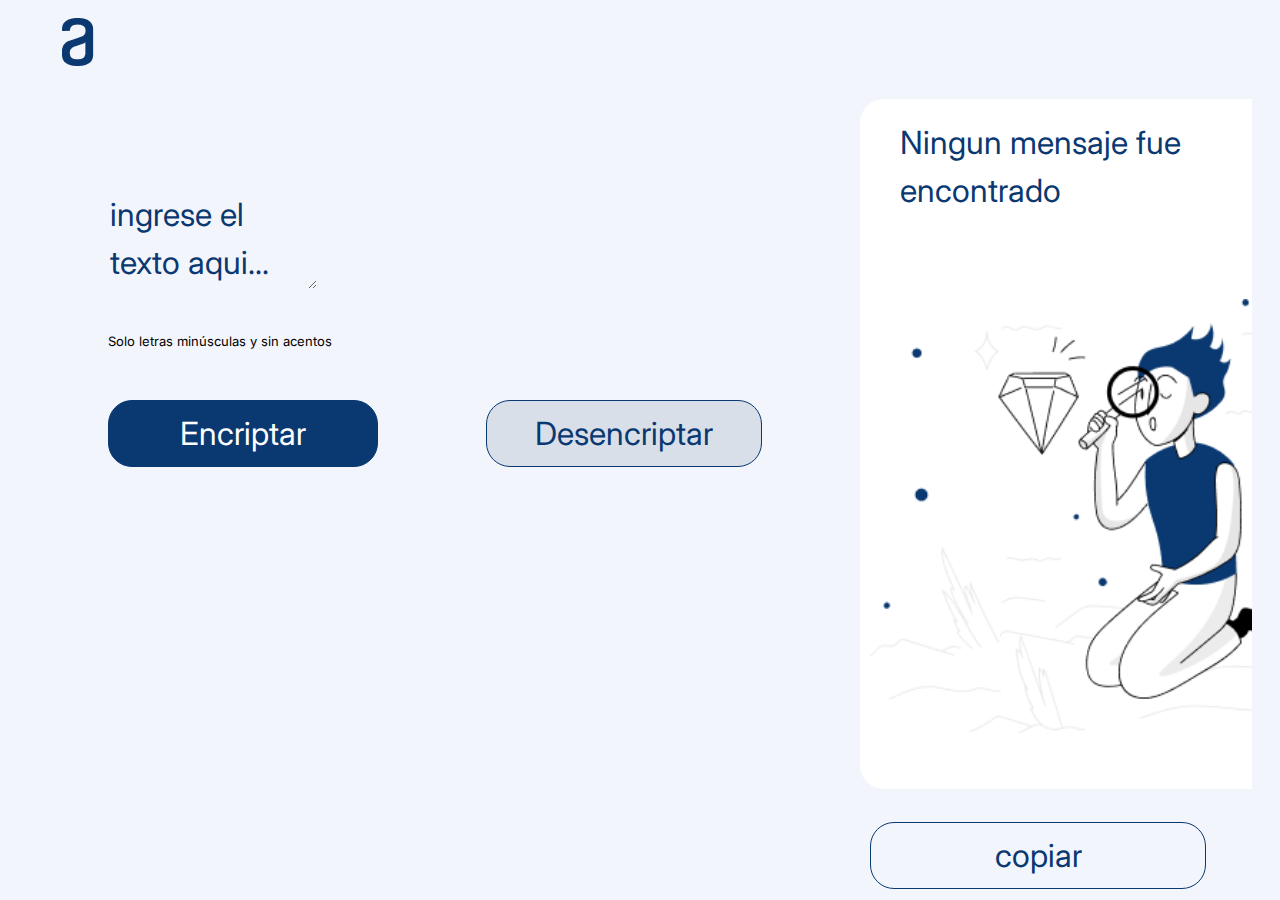
<file: index.html>
<!DOCTYPE html>
<html lang="en">

<head>
    <meta charset="UTF-8">
    <meta name="viewport" content="width=device-width, initial-scale=1.0">
    <link rel="stylesheet" href="./css/style.css" />
    <link rel="preconnect" href="https://fonts.googleapis.com">
    <link rel="preconnect" href="https://fonts.gstatic.com" crossorigin>
    <link
        href="https://fonts.googleapis.com/css2?family=Inter:ital,opsz,wght@0,14..32,100..900;1,14..32,100..900&family=Krona+One&family=Montserrat:ital,wght@0,100..900;1,100..900&display=swap"
        rel="stylesheet">
    <title>Reto</title>
</head>

<body>
    <header>
        <div class="logo">
            <img src="./img/Frame 6.png" alt="logo" />
        </div>
    </header>
    <main>
        <section class="seccion1">
            <textarea class="textarea" cols="10" placeholder="Ingrese el texto aqui..."></textarea>
            <div>
                <h6 class="info">Solo letras minúsculas y sin acentos</h6>
            </div>
            <div class="botonEncriptar">
                <button class="btn-encriptar" onclick="btnEncriptar()">Encriptar</button>
                <button class="btn-desencriptar" onclick="btnDesencriptar()">Desencriptar</button>
            </div>
        </section>
        <section>
            <textarea placeholder="Ningun mensaje fue encontrado" class="mensaje" cols="20" rows="10"></textarea>
            <div>
                <button class="copiar">copiar</button>
            </div>

        </section>

        </div>
    </main>
    <script src="./script.js"></script>
</body>

</html>
</file>
<file: css/style.css>
* {

    background: #f3f5fc;
    font-family: "Inter";
    font-weight: 400;
    font-size: 32px;
    line-height: 150%;
    overflow-y: hidden;
}


.logo {
    padding-top: 10px;
    margin-left: 10px;
    width: 10%;
}


main {
    display: flex;

    margin-left: 80px;
    height: 100%;
    padding: 20px 20px 40px 20px;
}

.textarea {
    border: none;
    color: #0a3871;
    margin-top: 90px;
    text-transform: lowercase;
}

::placeholder {
    color: #0a3871;
}

.textarea:focus {
    outline: none;
}

.mensaje {
    background-color: white;
    background-image: url("../img/Muneco.png");
    background-position: top 200px left 10px;
    background-size: contain;
    background-repeat: no-repeat;
    border: none;
    border-radius: 24px;
    color: #0a3871;
    margin-left: 98px;
    padding: 20px 30px 70px 40px;
    height: 600px;
}

.mensaje:focus {
    outline: none;
}


.botonEncriptar {
    display: flex;
    margin-top: 18px;

}

.btn-desencriptar {
    background: #d8dfe8;
    border: 1px solid #0a3871;
    border-radius: 24px;
    color: #0a3871;
    cursor: pointer;
    height: 67px;
    margin-left: 108px;
    width: 336px;



}

.btn-encriptar {
    background-color: #0a3871;
    border: 1px solid #0a3871;
    border-radius: 24px;
    color: white;
    cursor: pointer;
    height: 67px;
    width: 328px;

}

.copiar {
    border: 1px solid #0a3871;
    border-radius: 24px;
    color: #0a3871;
    cursor: pointer;
    height: 67px;
    margin-left: 108px;
    margin-top: 402px;
    position: absolute;
    width: 336px;
    margin-top: 20px;

}

.info {
    font-size: small;
}

.html {
    height: 100%;
}

@media (max-width: 768px) {
    main {
        flex-direction: column;
        margin-left: 0;
        padding: 20px;
    }

    .textarea, .mensaje, .btn-desencriptar, .btn-encriptar, .copiar {
        width: 90%;
        margin-left: 0;
    }

    .mensaje {
        height: 400px;
        margin-top: 20px;
    }

    .copiar {
        position: static;
        margin-top: 20px;
    }
}

@media (max-width: 480px) {
    .textarea, .mensaje {
        height: 200px;
    }

    .btn-desencriptar, .btn-encriptar, .copiar {
        height: 50px;
        font-size: 16px;
        width: 100%;
    }

    .mensaje {
        height: 300px;
    }
}
</file>
